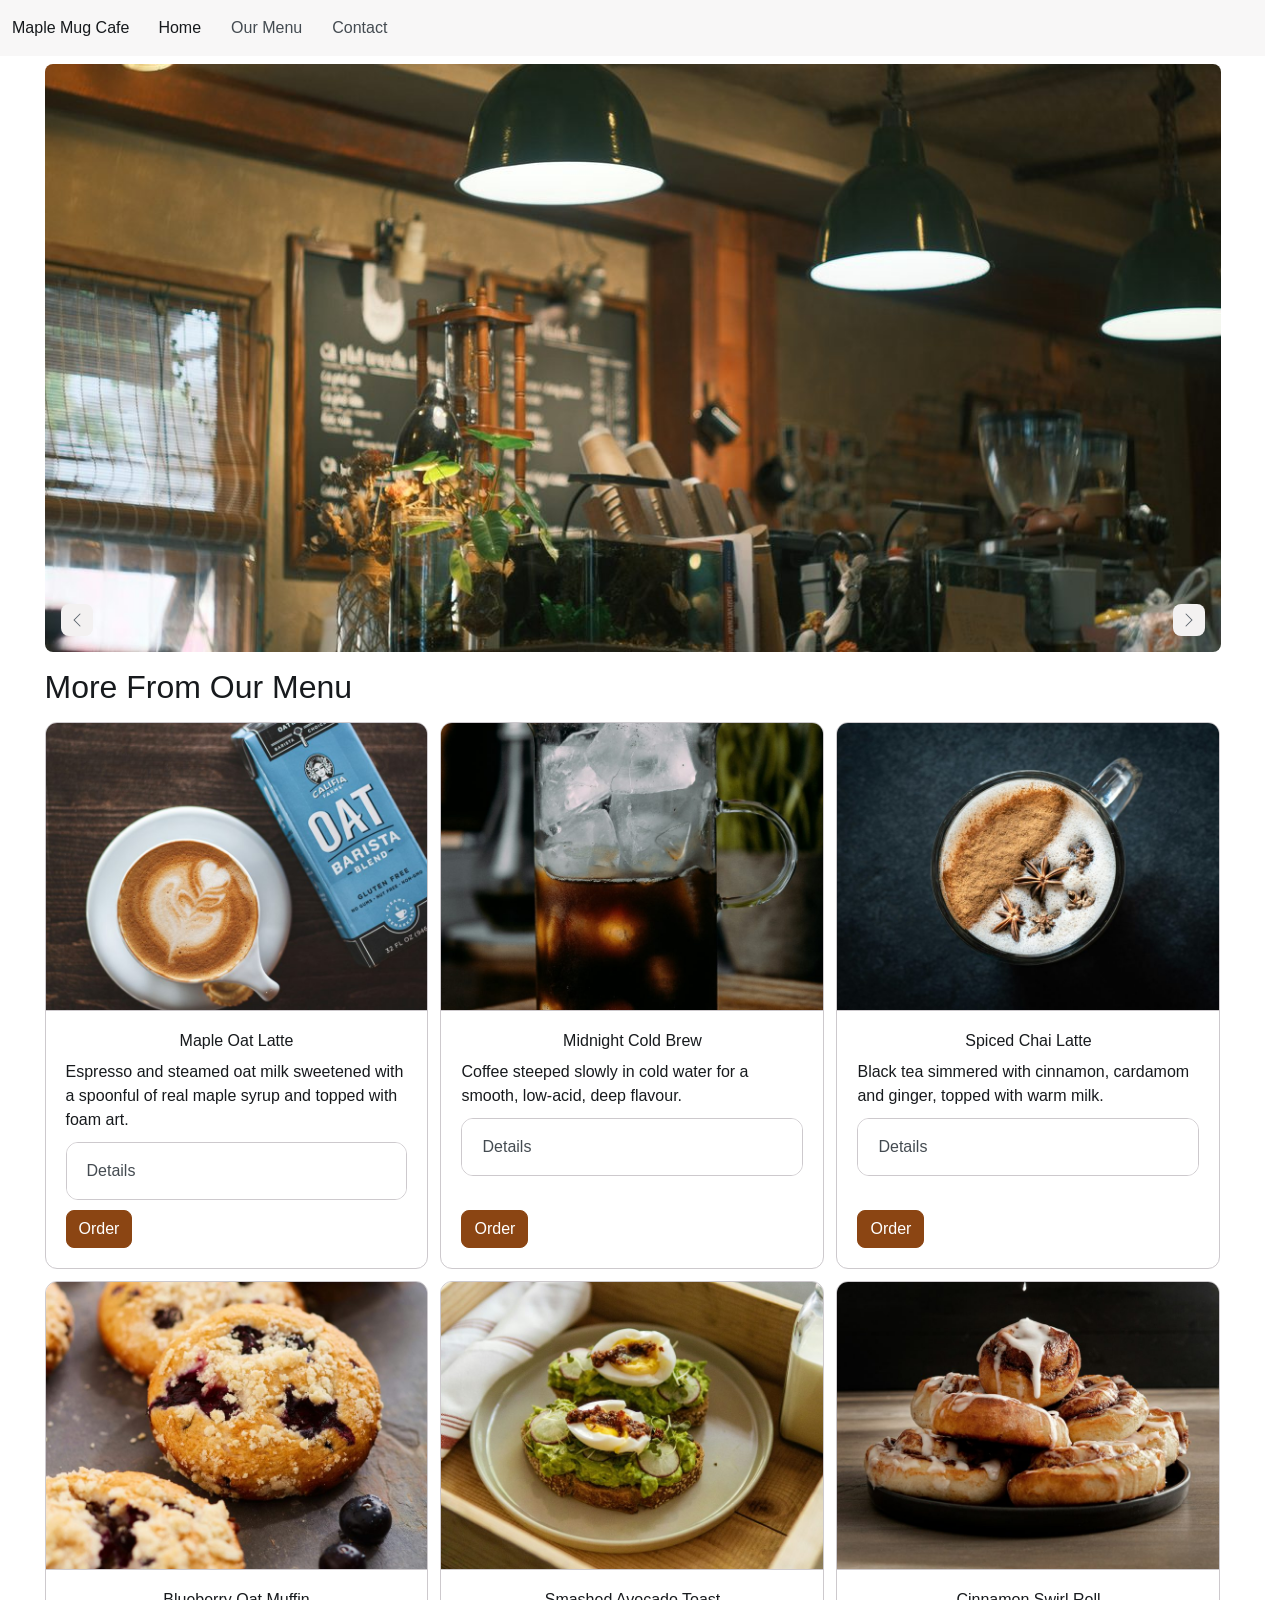
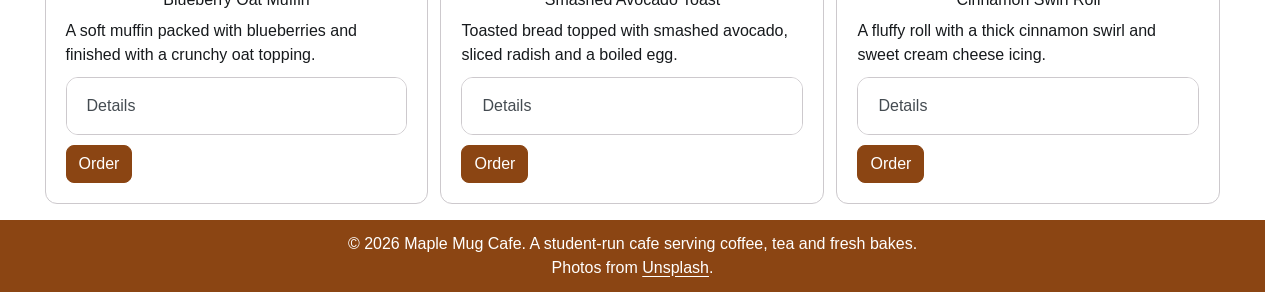
<file: index.html>
<!DOCTYPE html>
<html lang="en">
<head>
  <meta charset="UTF-8">
  <meta name="viewport" content="width=device-width, initial-scale=1.0">
  <title>Maple Mug Cafe | Student-Run Coffee and Fresh Bakes</title>
  <link rel="stylesheet" href="css/bootstrap.min.css">
  <link rel="stylesheet" href="css/style.css">
  <script type="module" src="js/bootstrap.bundle.min.js"></script>
</head>
<body>
  <nav class="navbar md:navbar-expand bg-1 fg-2">
    <div class="container-fluid">
      <a class="navbar-brand" href="index.html">Maple Mug Cafe</a>
      <button class="btn-icon navbar-toggler" type="button" data-bs-toggle="drawer" data-bs-target="#navbarNav" aria-controls="navbarNav" aria-expanded="false" aria-label="Toggle navigation">
        <span class="navbar-toggler-icon" aria-hidden="true"></span>
      </button>
      <dialog class="drawer drawer-end" tabindex="-1" id="navbarNav" aria-labelledby="navbarNavLabel">
        <div class="drawer-header">
          <div class="drawer-title" id="navbarNavLabel">Menu</div>
          <button type="button" class="btn-close" data-bs-dismiss="drawer" aria-label="Close"></button>
        </div>
        <div class="drawer-body">
          <ul class="navbar-nav">
            <li class="nav-item"><a class="nav-link active" href="index.html" aria-current="page">Home</a></li>
            <li class="nav-item"><a class="nav-link" href="#">Our Menu</a></li>
            <li class="nav-item"><a class="nav-link" href="contact.html">Contact</a></li>
          </ul>
        </div>
      </dialog>
    </div>
  </nav>
  <main>
    <h1 class="visually-hidden">Maple Mug Cafe: student-run coffee, tea and fresh bakes</h1>
  <div class="container mt-3">
    <div id="cafeCarousel" class="carousel carousel-overlay">
      <div class="carousel-inner rounded-5">
        <div class="carousel-item active">
          <img src="images/banner1.jpg" class="d-block w-100" alt="Cafe interior with green pendant lamps over a wooden counter and a chalkboard menu on the back wall">
        </div>
        <div class="carousel-item">
          <img src="images/banner2.jpg" class="d-block w-100" alt="Barista seen from above pouring steamed milk into a white cup to make a leaf pattern in a latte">
        </div>
        <div class="carousel-item">
          <img src="images/banner3.jpg" class="d-block w-100" alt="Wooden board covered with fresh cinnamon rolls and sugar-dusted buns in paper cups">
        </div>
      </div>
      <div class="carousel-overlay-controls">
        <button class="btn-icon btn-sm btn-subtle theme-secondary" type="button" data-bs-target="#cafeCarousel" data-bs-slide="prev">
          <span class="carousel-icon-prev" aria-hidden="true"></span>
          <span class="visually-hidden">Previous</span>
        </button>
        <button class="btn-icon btn-sm btn-subtle theme-secondary" type="button" data-bs-target="#cafeCarousel" data-bs-slide="next">
          <span class="carousel-icon-next" aria-hidden="true"></span>
          <span class="visually-hidden">Next</span>
        </button>
      </div>
    </div>
  </div>
  <div class="container mt-5">
    <h2 class="my-5">More From Our Menu</h2>
    <div class="row g-4">
      <div class="col-12 md:col-6 lg:col-4">
        <div class="card h-100">
          <img src="images/item1.jpg" class="card-img-top w-100" alt="Latte with heart-shaped foam art in a white cup on a saucer beside a carton of oat barista milk">
          <div class="card-body d-flex flex-column align-items-center">
            <h3 class="h5">Maple Oat Latte</h3>
            <p>Espresso and steamed oat milk sweetened with a spoonful of real maple syrup and topped with foam art.</p>
            <div class="accordion w-100">
              <details class="accordion-item" name="itemDetails1">
                <summary class="accordion-header">Details </summary>
                <div class="accordion-body">Our most popular order on cold mornings. We steam the oat milk until it is silky, then stir in the maple syrup before the espresso goes in.</div>
              </details>
            </div>
            <button type="button" class="btn-solid theme-primary mt-auto" data-bs-toggle="dialog" data-bs-target="#itemDialog1">Order</button>
            <dialog class="dialog" id="itemDialog1" aria-labelledby="itemDialogLabel1">
              <div class="dialog-header">
                <h4 class="dialog-title" id="itemDialogLabel1">Order the Maple Oat Latte</h4>
                <button type="button" class="btn-close" data-bs-dismiss="dialog" aria-label="Close"></button>
              </div>
              <div class="dialog-body">
                <p>A Maple Oat Latte is ready in about three minutes. Order at the counter and tell our barista if you would like it iced.</p>
              </div>
              <div class="dialog-footer">
                <button type="button" class="btn-solid theme-secondary" data-bs-dismiss="dialog">Close</button>
              </div>
            </dialog>
          </div>
        </div>
      </div>
      <div class="col-12 md:col-6 lg:col-4">
        <div class="card h-100">
          <img src="images/item2.jpg" class="card-img-top w-100" alt="Tall glass pitcher of dark cold brew coffee filled with large ice cubes on a wooden board">
          <div class="card-body d-flex flex-column align-items-center">
            <h3 class="h5">Midnight Cold Brew</h3>
            <p>Coffee steeped slowly in cold water for a smooth, low-acid, deep flavour.</p>
            <div class="accordion w-100">
              <details class="accordion-item" name="itemDetails2">
                <summary class="accordion-header">Details </summary>
                <div class="accordion-body">Each batch steeps for sixteen hours in the back of the cafe. It is strong, so many students add a splash of milk or a little vanilla.</div>
              </details>
            </div>
            <button type="button" class="btn-solid theme-primary mt-auto" data-bs-toggle="dialog" data-bs-target="#itemDialog2">Order</button>
            <dialog class="dialog" id="itemDialog2" aria-labelledby="itemDialogLabel2">
              <div class="dialog-header">
                <h4 class="dialog-title" id="itemDialogLabel2">Order the Midnight Cold Brew</h4>
                <button type="button" class="btn-close" data-bs-dismiss="dialog" aria-label="Close"></button>
              </div>
              <div class="dialog-body">
                <p>Midnight Cold Brew is poured over ice and served in a tall glass. Ask for a refill during your study session at a lower price.</p>
              </div>
              <div class="dialog-footer">
                <button type="button" class="btn-solid theme-secondary" data-bs-dismiss="dialog">Close</button>
              </div>
            </dialog>
          </div>
        </div>
      </div>
      <div class="col-12 md:col-6 lg:col-4">
        <div class="card h-100">
          <img src="images/item3.jpg" class="card-img-top w-100" alt="Glass mug of frothy chai latte dusted with cinnamon and topped with star anise, seen from above">
          <div class="card-body d-flex flex-column align-items-center">
            <h3 class="h5">Spiced Chai Latte</h3>
            <p>Black tea simmered with cinnamon, cardamom and ginger, topped with warm milk.</p>
            <div class="accordion w-100">
              <details class="accordion-item" name="itemDetails3">
                <summary class="accordion-header">Details </summary>
                <div class="accordion-body">We simmer our own spice blend every morning instead of using a syrup. The result is warm, fragrant and not too sweet.</div>
              </details>
            </div>
            <button type="button" class="btn-solid theme-primary mt-auto" data-bs-toggle="dialog" data-bs-target="#itemDialog3">Order</button>
            <dialog class="dialog" id="itemDialog3" aria-labelledby="itemDialogLabel3">
              <div class="dialog-header">
                <h4 class="dialog-title" id="itemDialogLabel3">Order the Spiced Chai Latte</h4>
                <button type="button" class="btn-close" data-bs-dismiss="dialog" aria-label="Close"></button>
              </div>
              <div class="dialog-body">
                <p>Our Spiced Chai Latte can be made with dairy milk or oat milk. It is a great choice if you want something warm without much caffeine.</p>
              </div>
              <div class="dialog-footer">
                <button type="button" class="btn-solid theme-secondary" data-bs-dismiss="dialog">Close</button>
              </div>
            </dialog>
          </div>
        </div>
      </div>
      <div class="col-12 md:col-6 lg:col-4">
        <div class="card h-100">
          <img src="images/item4.jpg" class="card-img-top w-100" alt="Blueberry muffins with a golden crumb topping and fresh blueberries on a dark slate surface">
          <div class="card-body d-flex flex-column align-items-center">
            <h3 class="h5">Blueberry Oat Muffin</h3>
            <p>A soft muffin packed with blueberries and finished with a crunchy oat topping.</p>
            <div class="accordion w-100">
              <details class="accordion-item" name="itemDetails4">
                <summary class="accordion-header">Details </summary>
                <div class="accordion-body">Our student bakers make these every morning with rolled oats and plenty of berries. They are best while they are still a little warm.</div>
              </details>
            </div>
            <button type="button" class="btn-solid theme-primary mt-auto" data-bs-toggle="dialog" data-bs-target="#itemDialog4">Order</button>
            <dialog class="dialog" id="itemDialog4" aria-labelledby="itemDialogLabel4">
              <div class="dialog-header">
                <h4 class="dialog-title" id="itemDialogLabel4">Order the Blueberry Oat Muffin</h4>
                <button type="button" class="btn-close" data-bs-dismiss="dialog" aria-label="Close"></button>
              </div>
              <div class="dialog-body">
                <p>Blueberry Oat Muffins sell out by early afternoon. Reserve one at the counter before your first class if you want to be sure.</p>
              </div>
              <div class="dialog-footer">
                <button type="button" class="btn-solid theme-secondary" data-bs-dismiss="dialog">Close</button>
              </div>
            </dialog>
          </div>
        </div>
      </div>
      <div class="col-12 md:col-6 lg:col-4">
        <div class="card h-100">
          <img src="images/item5.jpg" class="card-img-top w-100" alt="Two slices of toast topped with smashed avocado, sliced radish and halved boiled eggs on a plate in a wooden tray">
          <div class="card-body d-flex flex-column align-items-center">
            <h3 class="h5">Smashed Avocado Toast</h3>
            <p>Toasted bread topped with smashed avocado, sliced radish and a boiled egg.</p>
            <div class="accordion w-100">
              <details class="accordion-item" name="itemDetails5">
                <summary class="accordion-header">Details </summary>
                <div class="accordion-body">A filling snack between lectures. We season the avocado with lemon juice and a pinch of sea salt, then finish it with sliced radish and a boiled egg.</div>
              </details>
            </div>
            <button type="button" class="btn-solid theme-primary mt-auto" data-bs-toggle="dialog" data-bs-target="#itemDialog5">Order</button>
            <dialog class="dialog" id="itemDialog5" aria-labelledby="itemDialogLabel5">
              <div class="dialog-header">
                <h4 class="dialog-title" id="itemDialogLabel5">Order the Smashed Avocado Toast</h4>
                <button type="button" class="btn-close" data-bs-dismiss="dialog" aria-label="Close"></button>
              </div>
              <div class="dialog-body">
                <p>Smashed Avocado Toast is served on fresh bread. Ask the counter for an extra egg if you want a bigger meal.</p>
              </div>
              <div class="dialog-footer">
                <button type="button" class="btn-solid theme-secondary" data-bs-dismiss="dialog">Close</button>
              </div>
            </dialog>
          </div>
        </div>
      </div>
      <div class="col-12 md:col-6 lg:col-4">
        <div class="card h-100">
          <img src="images/item6.jpg" class="card-img-top w-100" alt="Stack of cinnamon rolls on a dark plate with white icing dripping from a spoon above">
          <div class="card-body d-flex flex-column align-items-center">
            <h3 class="h5">Cinnamon Swirl Roll</h3>
            <p>A fluffy roll with a thick cinnamon swirl and sweet cream cheese icing.</p>
            <div class="accordion w-100">
              <details class="accordion-item" name="itemDetails6">
                <summary class="accordion-header">Details </summary>
                <div class="accordion-body">The dough rests overnight so it bakes up soft and light. We ice each roll while it is warm so the topping melts into the swirls.</div>
              </details>
            </div>
            <button type="button" class="btn-solid theme-primary mt-auto" data-bs-toggle="dialog" data-bs-target="#itemDialog6">Order</button>
            <dialog class="dialog" id="itemDialog6" aria-labelledby="itemDialogLabel6">
              <div class="dialog-header">
                <h4 class="dialog-title" id="itemDialogLabel6">Order the Cinnamon Swirl Roll</h4>
                <button type="button" class="btn-close" data-bs-dismiss="dialog" aria-label="Close"></button>
              </div>
              <div class="dialog-body">
                <p>A Cinnamon Swirl Roll is big enough to share. Pair it with a Midnight Cold Brew for the cafe's favourite study combo.</p>
              </div>
              <div class="dialog-footer">
                <button type="button" class="btn-solid theme-secondary" data-bs-dismiss="dialog">Close</button>
              </div>
            </dialog>
          </div>
        </div>
      </div>
    </div>
  </div>
  </main>
  <footer class="bg-primary fg-contrast-primary text-center py-4 mt-5">
    <p class="mb-0">&copy; 2026 Maple Mug Cafe. A student-run cafe serving coffee, tea and fresh bakes.</p>
    <p class="mb-0">Photos from <a class="fg-contrast-primary" href="https://unsplash.com">Unsplash</a>.</p>
  </footer>
</body>
</html>
</file>
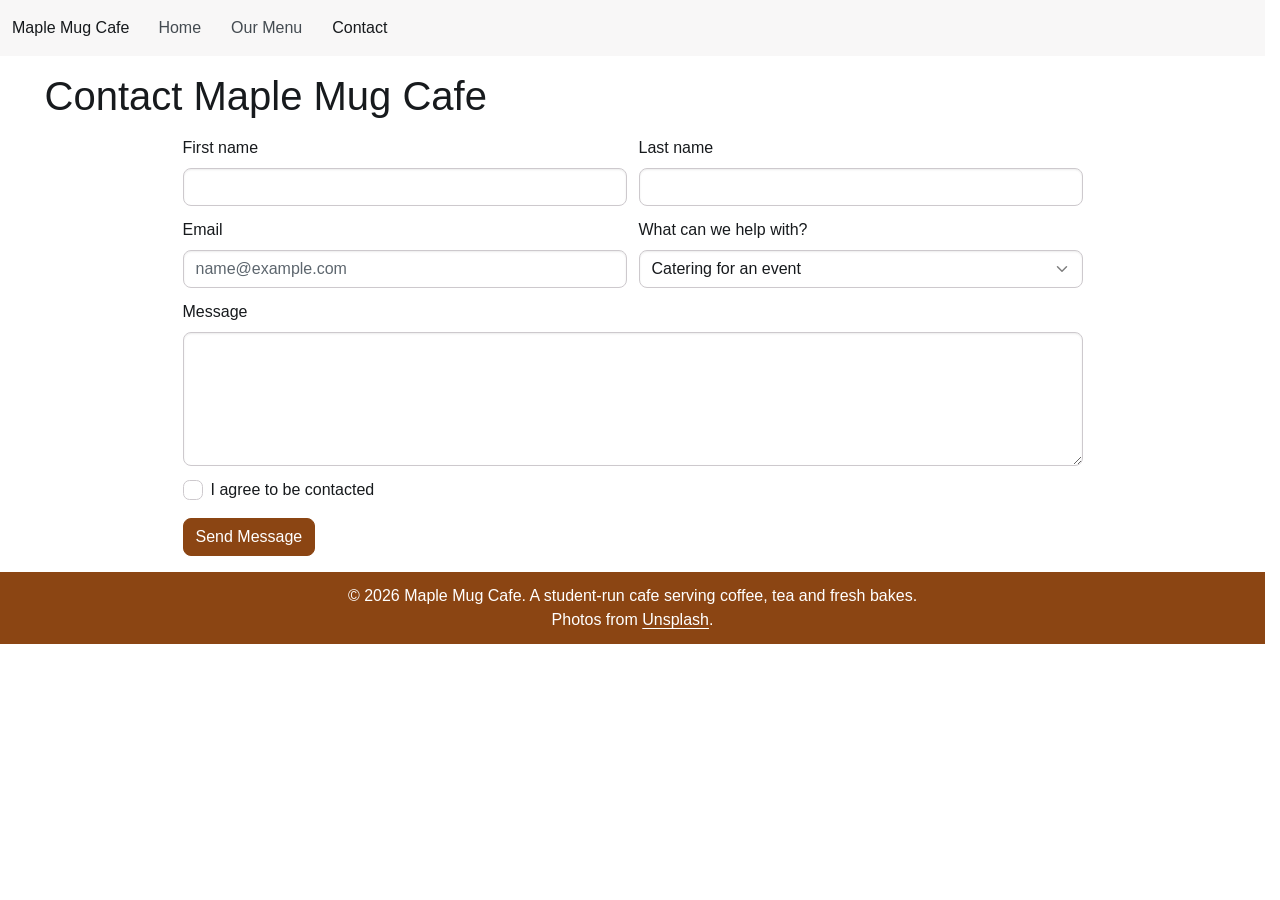
<file: contact.html>
<!DOCTYPE html>
<html lang="en">
<head>
  <meta charset="UTF-8">
  <meta name="viewport" content="width=device-width, initial-scale=1.0">
  <title>Contact Us | Maple Mug Cafe</title>
  <link rel="stylesheet" href="css/bootstrap.min.css">
  <link rel="stylesheet" href="css/style.css">
  <script type="module" src="js/bootstrap.bundle.min.js"></script>
</head>
<body>
  <nav class="navbar md:navbar-expand bg-1 fg-2">
    <div class="container-fluid">
      <a class="navbar-brand" href="index.html">Maple Mug Cafe</a>
      <button class="btn-icon navbar-toggler" type="button" data-bs-toggle="drawer" data-bs-target="#navbarNav" aria-controls="navbarNav" aria-expanded="false" aria-label="Toggle navigation">
        <span class="navbar-toggler-icon" aria-hidden="true"></span>
      </button>
      <dialog class="drawer drawer-end" tabindex="-1" id="navbarNav" aria-labelledby="navbarNavLabel">
        <div class="drawer-header">
          <div class="drawer-title" id="navbarNavLabel">Menu</div>
          <button type="button" class="btn-close" data-bs-dismiss="drawer" aria-label="Close"></button>
        </div>
        <div class="drawer-body">
          <ul class="navbar-nav">
            <li class="nav-item"><a class="nav-link" href="index.html">Home</a></li>
            <li class="nav-item"><a class="nav-link" href="#">Our Menu</a></li>
            <li class="nav-item"><a class="nav-link active" href="contact.html" aria-current="page">Contact</a></li>
          </ul>
        </div>
      </dialog>
    </div>
  </nav>
  <main>
    <div class="container mt-3">
      <h1 class="my-5">Contact Maple Mug Cafe</h1>
      <form style="max-width: 900px" class="mx-auto">
        <div class="row g-4">
          <div class="col-12 md:col-6">
            <div class="form-field">
              <label for="firstName" class="form-label">First name</label>
              <input type="text" class="form-control" id="firstName">
            </div>
          </div>
          <div class="col-12 md:col-6">
            <div class="form-field">
              <label for="lastName" class="form-label">Last name</label>
              <input type="text" class="form-control" id="lastName">
            </div>
          </div>
          <div class="col-12 md:col-6">
            <div class="form-field">
              <label for="email" class="form-label">Email</label>
              <input type="email" class="form-control" id="email" placeholder="name@example.com">
            </div>
          </div>
          <div class="col-12 md:col-6">
            <div class="form-field">
              <label for="topic" class="form-label">What can we help with?</label>
              <select class="form-control" id="topic">
                <option value="catering">Catering for an event</option>
                <option value="menu">Feedback on our menu</option>
                <option value="team">Joining our student team</option>
              </select>
            </div>
          </div>
          <div class="col-12">
            <div class="form-field">
              <label for="message" class="form-label">Message</label>
              <textarea class="form-control" id="message" rows="5"></textarea>
            </div>
          </div>
          <div class="col-12">
            <div class="form-field">
              <input type="checkbox" id="consent" class="check">
              <label for="consent">I agree to be contacted</label>
            </div>
          </div>
        </div>
        <button type="submit" class="btn-solid theme-primary mt-5">Send Message</button>
      </form>
    </div>
  </main>
  <footer class="bg-primary fg-contrast-primary text-center py-4 mt-5">
    <p class="mb-0">&copy; 2026 Maple Mug Cafe. A student-run cafe serving coffee, tea and fresh bakes.</p>
    <p class="mb-0">Photos from <a class="fg-contrast-primary" href="https://unsplash.com">Unsplash</a>.</p>
  </footer>
</body>
</html>
</file>
<file: css/style.css>
:root {
  --bs-primary-bg: saddlebrown;
  --bs-primary-fg: saddlebrown;
  --bs-primary-fg-emphasis: sienna;
  --bs-primary-border: saddlebrown;
  --bs-primary-focus-ring: peru;
  --bs-primary-contrast: white;
}

.btn-solid.theme-primary {
  --bs-theme-bg: saddlebrown;
  --bs-theme-border: saddlebrown;
  --bs-theme-contrast: white;
}
</file>
